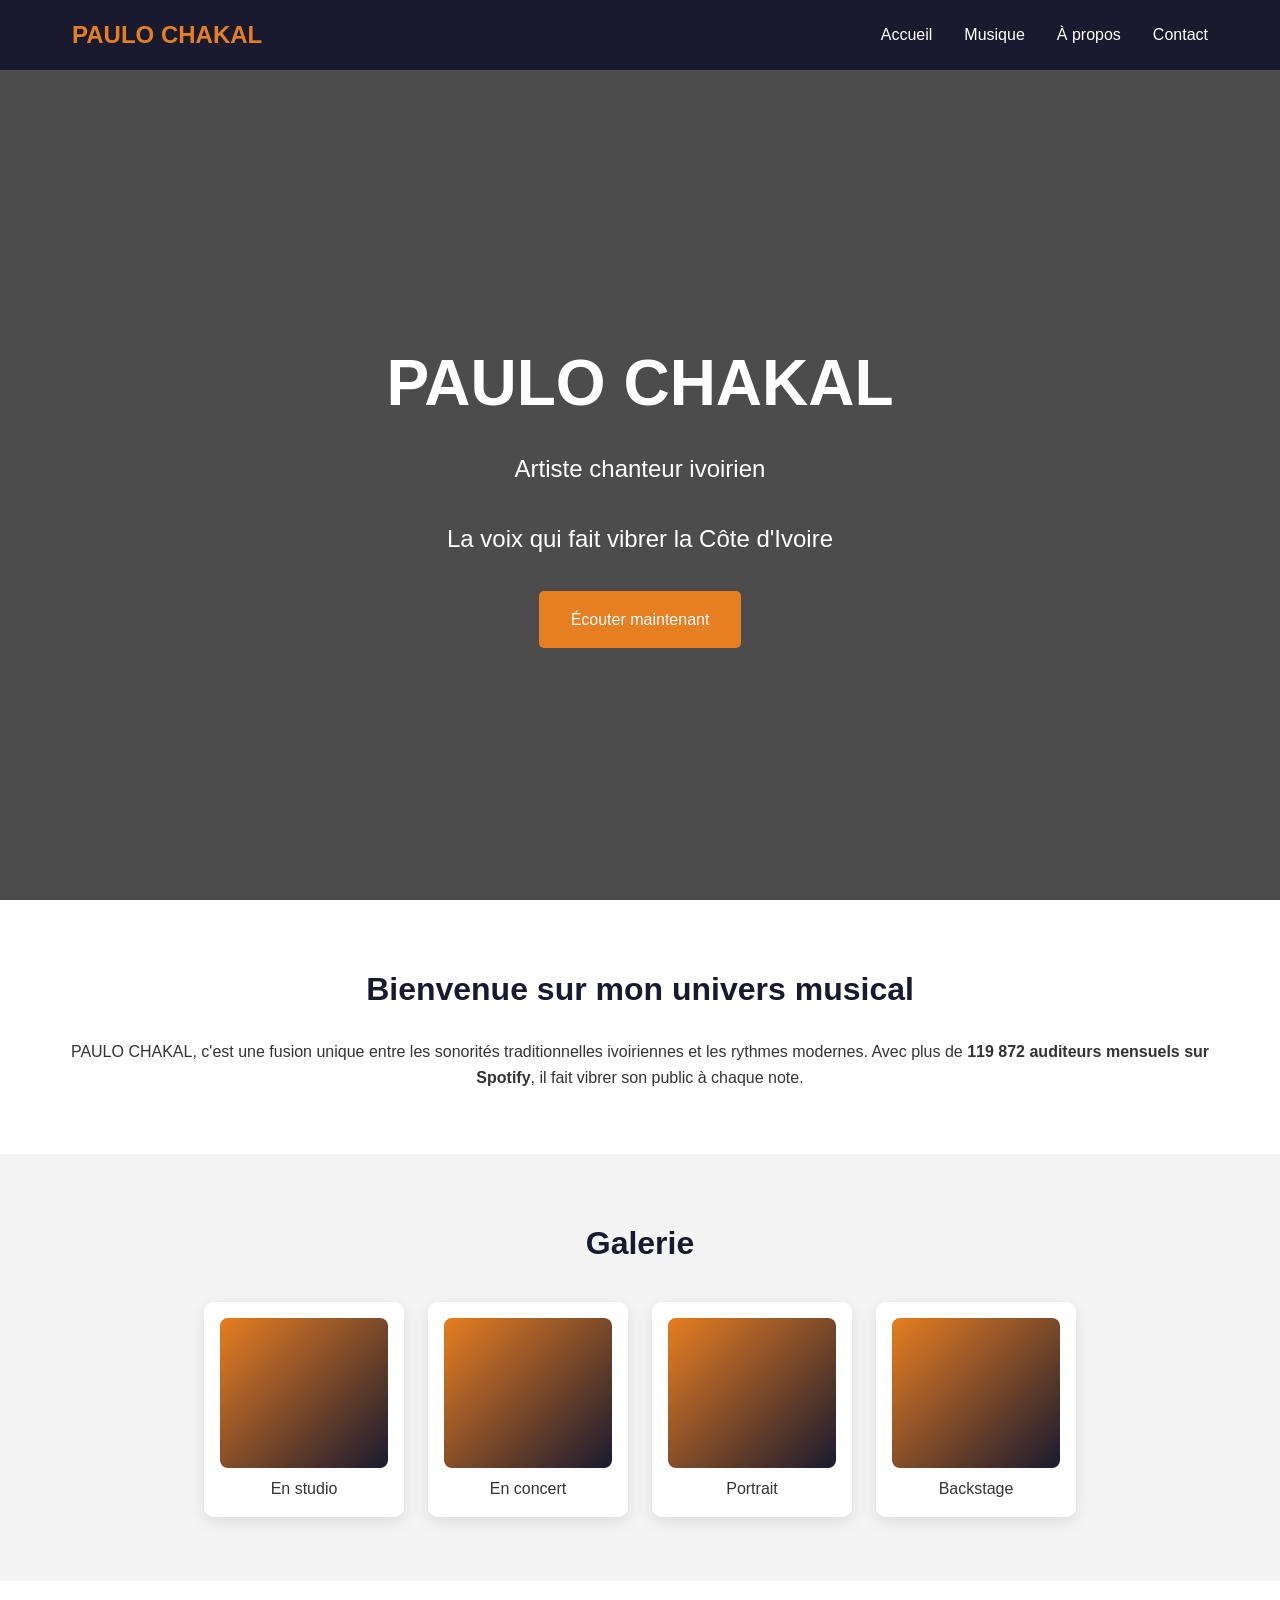
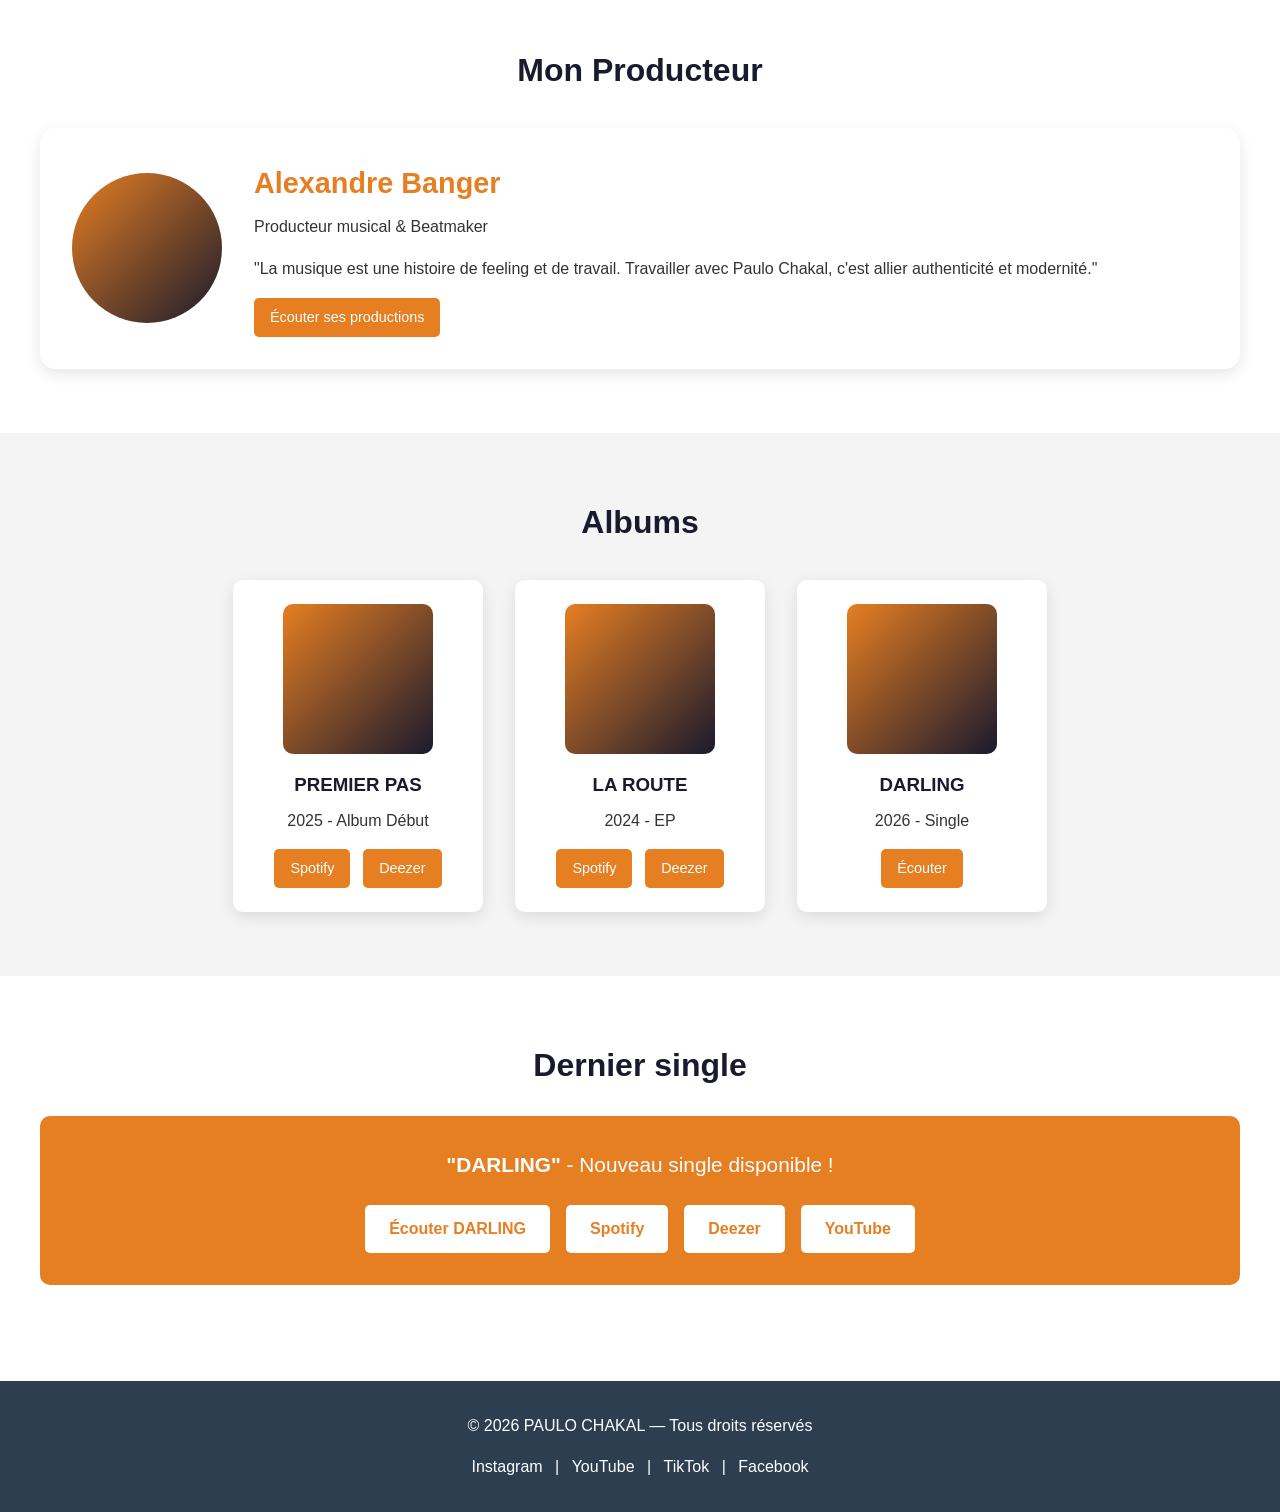
<file: index.html>
<!DOCTYPE html>
<html lang="fr">
<head>
    <meta charset="UTF-8">
    <meta name="viewport" content="width=device-width, initial-scale=1.0">
    <title>PAULO CHAKAL — Site Officiel</title>
    <link rel="stylesheet" href="css/style.css">
</head>
<body>
    <header>
        <nav>
            <div class="logo">PAULO CHAKAL</div>
            <ul class="nav-links">
                <li><a href="index.html">Accueil</a></li>
                <li><a href="musique.html">Musique</a></li>
                <li><a href="apropos.html">À propos</a></li>
                <li><a href="contact.html">Contact</a></li>
            </ul>
        </nav>
    </header>

    <main>
        <section class="hero">
            <h1>PAULO CHAKAL</h1>
            <p>Artiste chanteur ivoirien</p>
            <p class="slogan">La voix qui fait vibrer la Côte d'Ivoire</p>
            <a href="musique.html" class="btn">Écouter maintenant</a>
        </section>

        <section class="section">
            <div class="container">
                <h2>Bienvenue sur mon univers musical</h2>
                <p>PAULO CHAKAL, c'est une fusion unique entre les sonorités traditionnelles ivoiriennes et les rythmes modernes. Avec plus de <strong>119 872 auditeurs mensuels sur Spotify</strong>, il fait vibrer son public à chaque note.</p>
            </div>
        </section>

        <section class="section bg-light">
            <div class="container">
                <h2>Galerie</h2>
                <div class="gallery-grid">
                    <div class="gallery-card">
                        <div class="gallery-image"></div>
                        <p>En studio</p>
                    </div>
                    <div class="gallery-card">
                        <div class="gallery-image"></div>
                        <p>En concert</p>
                    </div>
                    <div class="gallery-card">
                        <div class="gallery-image"></div>
                        <p>Portrait</p>
                    </div>
                    <div class="gallery-card">
                        <div class="gallery-image"></div>
                        <p>Backstage</p>
                    </div>
                </div>
            </div>
        </section>

        <section class="section">
            <div class="container">
                <h2>Mon Producteur</h2>
                <div class="producer-card">
                    <div class="producer-image"></div>
                    <div class="producer-info">
                        <h3>Alexandre Banger</h3>
                        <p>Producteur musical & Beatmaker</p>
                        <p>"La musique est une histoire de feeling et de travail. Travailler avec Paulo Chakal, c'est allier authenticité et modernité."</p>
                        <div class="producer-links">
                            <a href="#" class="btn-small">Écouter ses productions</a>
                        </div>
                    </div>
                </div>
            </div>
        </section>

        <section class="section bg-light">
            <div class="container">
                <h2>Albums</h2>
                <div class="albums-grid">
                    <div class="album-card">
                        <div class="album-cover"></div>
                        <h3>PREMIER PAS</h3>
                        <p>2025 - Album Début</p>
                        <div class="album-links">
                            <a href="https://open.spotify.com/artist/0RmMqOdyj5lvgDY2GU2R8q" target="_blank" class="btn-small">Spotify</a>
                            <a href="https://www.deezer.com/fr/artist/106825712" target="_blank" class="btn-small">Deezer</a>
                        </div>
                    </div>
                    <div class="album-card">
                        <div class="album-cover"></div>
                        <h3>LA ROUTE</h3>
                        <p>2024 - EP</p>
                        <div class="album-links">
                            <a href="https://open.spotify.com/artist/0RmMqOdyj5lvgDY2GU2R8q" target="_blank" class="btn-small">Spotify</a>
                            <a href="https://www.deezer.com/fr/artist/106825712" target="_blank" class="btn-small">Deezer</a>
                        </div>
                    </div>
                    <div class="album-card">
                        <div class="album-cover"></div>
                        <h3>DARLING</h3>
                        <p>2026 - Single</p>
                        <div class="album-links">
                            <a href="https://paulochakalca.lnk.to/darling" target="_blank" class="btn-small">Écouter</a>
                        </div>
                    </div>
                </div>
            </div>
        </section>

        <section class="section">
            <div class="container">
                <h2>Dernier single</h2>
                <div class="music-preview">
                    <p><strong>"DARLING"</strong> - Nouveau single disponible !</p>
                    <div class="platforms">
                        <a href="https://paulochakalca.lnk.to/darling" target="_blank" class="platform-btn">Écouter DARLING</a>
                        <a href="https://open.spotify.com/artist/0RmMqOdyj5lvgDY2GU2R8q" target="_blank" class="platform-btn">Spotify</a>
                        <a href="https://www.deezer.com/fr/artist/106825712" target="_blank" class="platform-btn">Deezer</a>
                        <a href="https://www.youtube.com/channel/UCrx4oCohN1D_DmCh16OACcA" target="_blank" class="platform-btn">YouTube</a>
                    </div>
                </div>
            </div>
        </section>
    </main>

    <footer>
        <p>&copy; 2026 PAULO CHAKAL — Tous droits réservés</p>
        <div class="social-links">
            <a href="#">Instagram</a> | 
            <a href="#">YouTube</a> | 
            <a href="#">TikTok</a> | 
            <a href="#">Facebook</a>
        </div>
    </footer>
</body>
</html>
</file>
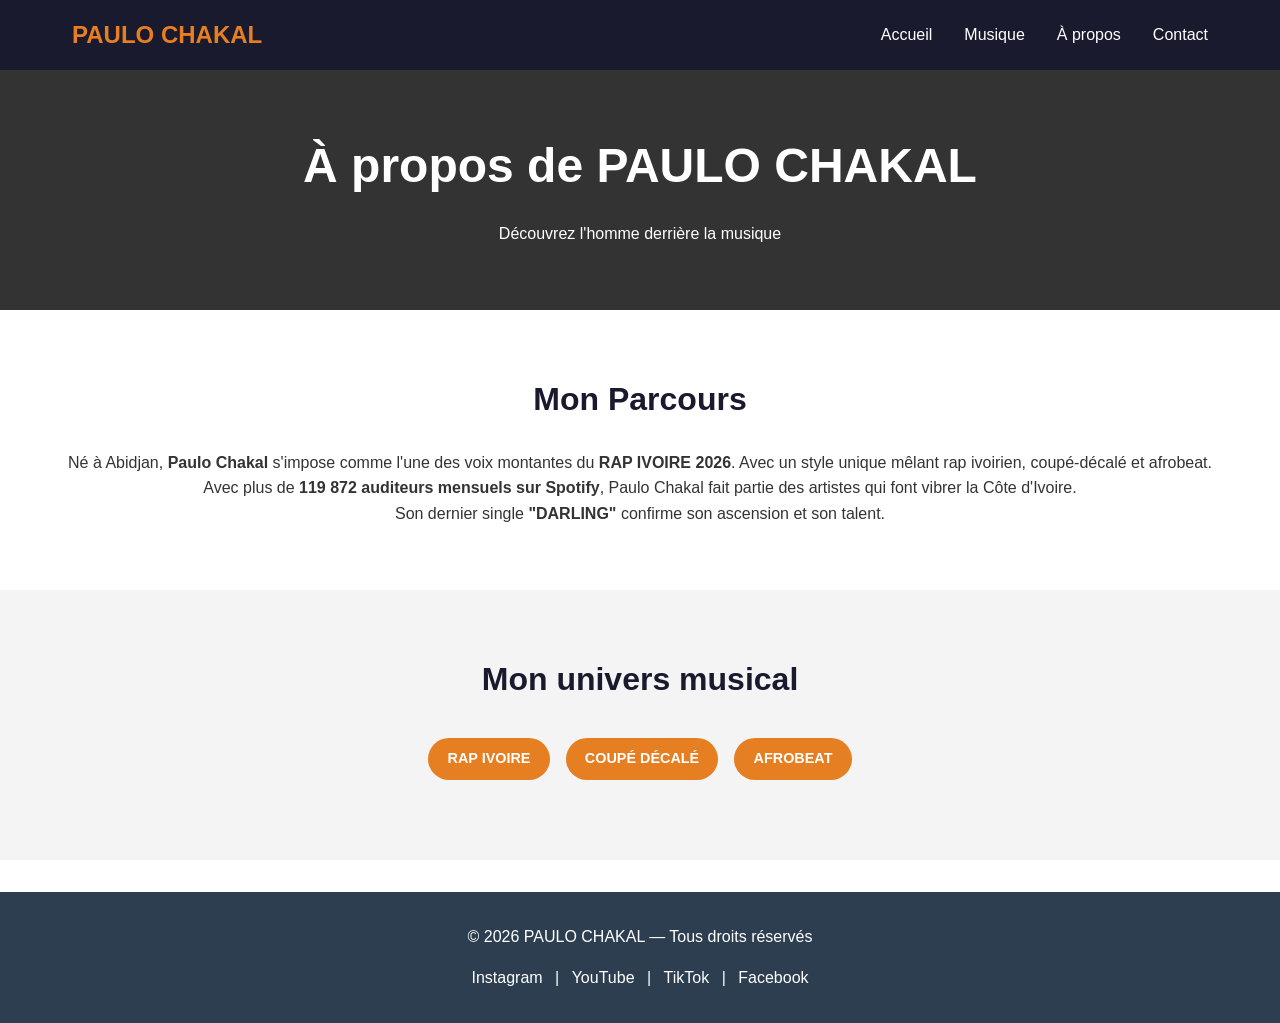
<file: apropos.html>
<!DOCTYPE html>
<html lang="fr">
<head>
    <meta charset="UTF-8">
    <meta name="viewport" content="width=device-width, initial-scale=1.0">
    <title>PAULO CHAKAL — À propos</title>
    <link rel="stylesheet" href="css/style.css">
</head>
<body>
    <header>
        <nav>
            <div class="logo">PAULO CHAKAL</div>
            <ul class="nav-links">
                <li><a href="index.html">Accueil</a></li>
                <li><a href="musique.html">Musique</a></li>
                <li><a href="apropos.html">À propos</a></li>
                <li><a href="contact.html">Contact</a></li>
            </ul>
        </nav>
    </header>

    <main>
        <section class="page-header">
            <h1>À propos de PAULO CHAKAL</h1>
            <p>Découvrez l'homme derrière la musique</p>
        </section>

        <section class="section">
            <div class="container">
                <h2>Mon Parcours</h2>
                <p>Né à Abidjan, <strong>Paulo Chakal</strong> s'impose comme l'une des voix montantes du <strong>RAP IVOIRE 2026</strong>. Avec un style unique mêlant rap ivoirien, coupé-décalé et afrobeat.</p>
                <p>Avec plus de <strong>119 872 auditeurs mensuels sur Spotify</strong>, Paulo Chakal fait partie des artistes qui font vibrer la Côte d'Ivoire.</p>
                <p>Son dernier single <strong>"DARLING"</strong> confirme son ascension et son talent.</p>
            </div>
        </section>

        <section class="section bg-light">
            <div class="container">
                <h2>Mon univers musical</h2>
                <div class="genres">
                    <span class="genre-item">RAP IVOIRE</span>
                    <span class="genre-item">COUPÉ DÉCALÉ</span>
                    <span class="genre-item">AFROBEAT</span>
                </div>
            </div>
        </section>
    </main>

    <footer>
        <p>&copy; 2026 PAULO CHAKAL — Tous droits réservés</p>
        <div class="social-links">
            <a href="#">Instagram</a> | <a href="#">YouTube</a> | <a href="#">TikTok</a> | <a href="#">Facebook</a>
        </div>
    </footer>
</body>
</html>
</file>
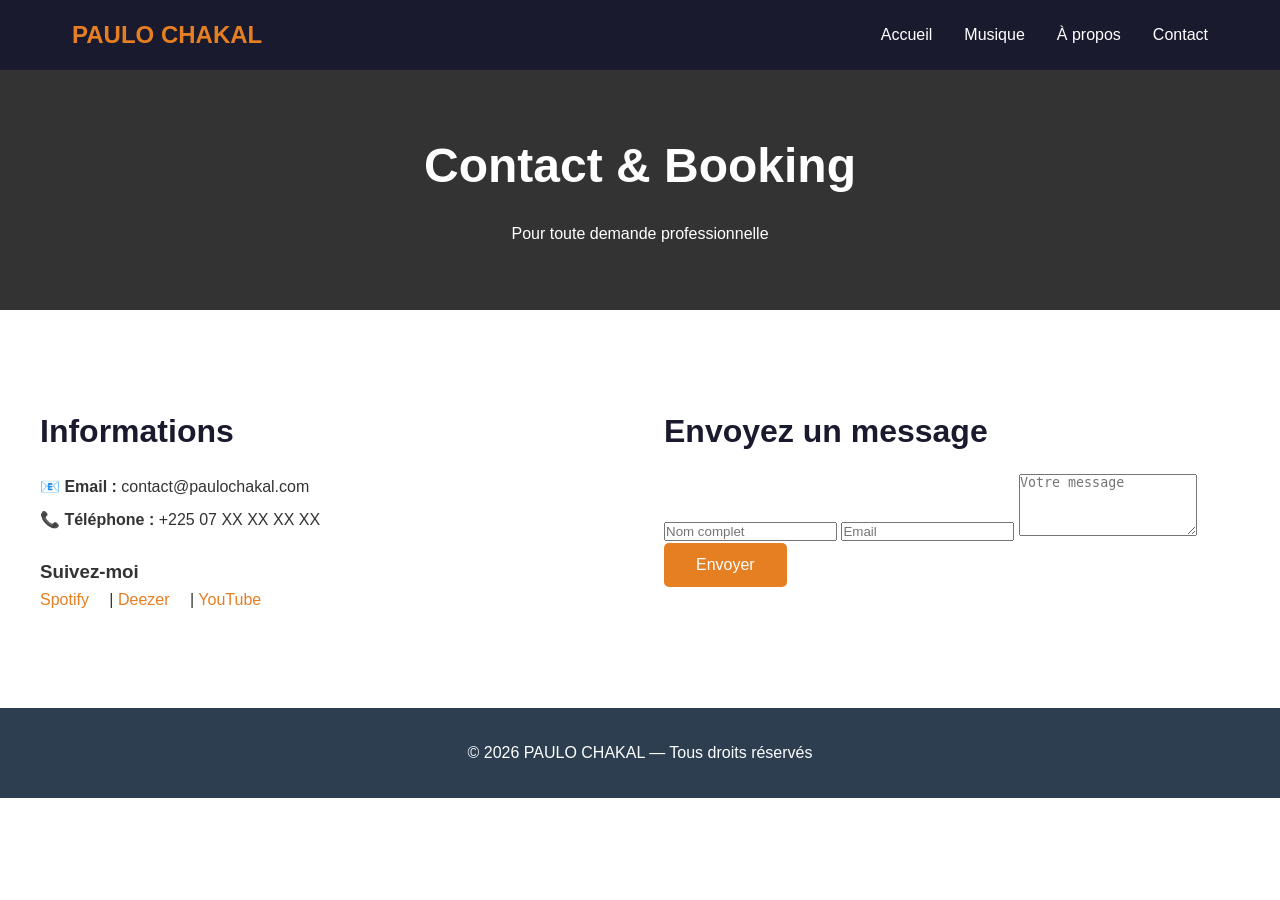
<file: contact.html>
<!DOCTYPE html>
<html lang="fr">
<head>
    <meta charset="UTF-8">
    <meta name="viewport" content="width=device-width, initial-scale=1.0">
    <title>PAULO CHAKAL — Contact</title>
    <link rel="stylesheet" href="css/style.css">
</head>
<body>
    <header>
        <nav>
            <div class="logo">PAULO CHAKAL</div>
            <ul class="nav-links">
                <li><a href="index.html">Accueil</a></li>
                <li><a href="musique.html">Musique</a></li>
                <li><a href="apropos.html">À propos</a></li>
                <li><a href="contact.html">Contact</a></li>
            </ul>
        </nav>
    </header>

    <main>
        <section class="page-header">
            <h1>Contact & Booking</h1>
            <p>Pour toute demande professionnelle</p>
        </section>

        <section class="section">
            <div class="container">
                <div class="contact-wrapper">
                    <div class="contact-info">
                        <h2>Informations</h2>
                        <p><strong>📧 Email :</strong> contact@paulochakal.com</p>
                        <p><strong>📞 Téléphone :</strong> +225 07 XX XX XX XX</p>
                        <div class="social-contact">
                            <h3>Suivez-moi</h3>
                            <a href="https://open.spotify.com/artist/0RmMqOdyj5lvgDY2GU2R8q" target="_blank">Spotify</a> |
                            <a href="https://www.deezer.com/fr/artist/106825712" target="_blank">Deezer</a> |
                            <a href="https://www.youtube.com/channel/UCrx4oCohN1D_DmCh16OACcA" target="_blank">YouTube</a>
                        </div>
                    </div>
                    <div class="contact-form">
                        <h2>Envoyez un message</h2>
                        <form action="#">
                            <input type="text" placeholder="Nom complet" required>
                            <input type="email" placeholder="Email" required>
                            <textarea rows="4" placeholder="Votre message"></textarea>
                            <button type="submit" class="btn-submit">Envoyer</button>
                        </form>
                    </div>
                </div>
            </div>
        </section>
    </main>

    <footer>
        <p>&copy; 2026 PAULO CHAKAL — Tous droits réservés</p>
    </footer>
</body>
</html>
</file>
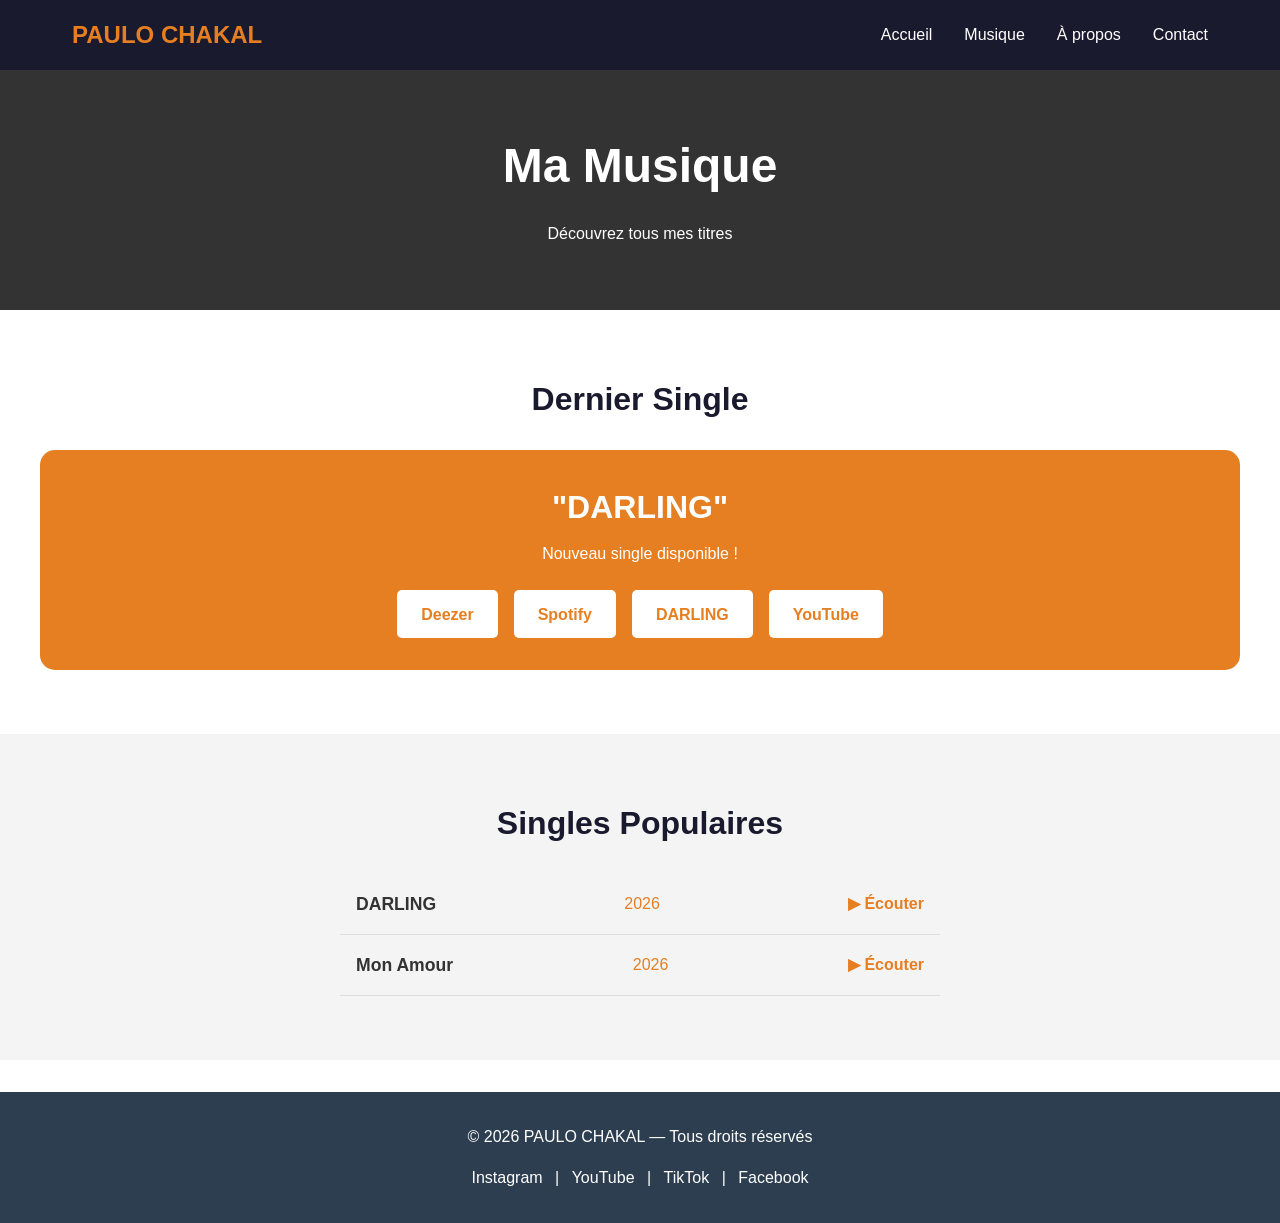
<file: musique.html>
<!DOCTYPE html>
<html lang="fr">
<head>
    <meta charset="UTF-8">
    <meta name="viewport" content="width=device-width, initial-scale=1.0">
    <title>PAULO CHAKAL — Musique</title>
    <link rel="stylesheet" href="css/style.css">
</head>
<body>
    <header>
        <nav>
            <div class="logo">PAULO CHAKAL</div>
            <ul class="nav-links">
                <li><a href="index.html">Accueil</a></li>
                <li><a href="musique.html">Musique</a></li>
                <li><a href="apropos.html">À propos</a></li>
                <li><a href="contact.html">Contact</a></li>
            </ul>
        </nav>
    </header>

    <main>
        <section class="page-header">
            <h1>Ma Musique</h1>
            <p>Découvrez tous mes titres</p>
        </section>

        <section class="section">
            <div class="container">
                <h2>Dernier Single</h2>
                <div class="single-card">
                    <h3>"DARLING"</h3>
                    <p>Nouveau single disponible !</p>
                    <div class="listen-buttons">
                        <a href="https://www.deezer.com/fr/artist/106825712" target="_blank" class="btn-listen">Deezer</a>
                        <a href="https://open.spotify.com/artist/0RmMqOdyj5lvgDY2GU2R8q" target="_blank" class="btn-listen">Spotify</a>
                        <a href="https://paulochakalca.lnk.to/darling" target="_blank" class="btn-listen">DARLING</a>
                        <a href="https://www.youtube.com/channel/UCrx4oCohN1D_DmCh16OACcA" target="_blank" class="btn-listen">YouTube</a>
                    </div>
                </div>
            </div>
        </section>

        <section class="section bg-light">
            <div class="container">
                <h2>Singles Populaires</h2>
                <div class="singles-list">
                    <div class="single-item">
                        <span class="song-title">DARLING</span>
                        <span class="song-year">2026</span>
                        <a href="https://paulochakalca.lnk.to/darling" target="_blank" class="play-link">▶ Écouter</a>
                    </div>
                    <div class="single-item">
                        <span class="song-title">Mon Amour</span>
                        <span class="song-year">2026</span>
                        <a href="https://open.spotify.com/artist/0RmMqOdyj5lvgDY2GU2R8q" target="_blank" class="play-link">▶ Écouter</a>
                    </div>
                </div>
            </div>
        </section>
    </main>

    <footer>
        <p>&copy; 2026 PAULO CHAKAL — Tous droits réservés</p>
        <div class="social-links">
            <a href="#">Instagram</a> | <a href="#">YouTube</a> | <a href="#">TikTok</a> | <a href="#">Facebook</a>
        </div>
    </footer>
</body>
</html>
</file>
<file: css/style.css>
/* Reset CSS */
* {
    margin: 0;
    padding: 0;
    box-sizing: border-box;
}

/* Variables */
:root {
    --primary-color: #e67e22;
    --secondary-color: #2c3e50;
    --dark-bg: #1a1a2e;
    --text-light: #ffffff;
    --text-dark: #333333;
}

body {
    font-family: 'Arial', sans-serif;
    line-height: 1.6;
    color: var(--text-dark);
}

/* Navigation */
header {
    background: var(--dark-bg);
    padding: 1rem 0;
    position: fixed;
    width: 100%;
    top: 0;
    z-index: 1000;
}

nav {
    display: flex;
    justify-content: space-between;
    align-items: center;
    max-width: 1200px;
    margin: 0 auto;
    padding: 0 2rem;
}

.logo {
    color: var(--primary-color);
    font-size: 1.5rem;
    font-weight: bold;
}

.nav-links {
    display: flex;
    list-style: none;
    gap: 2rem;
}

.nav-links a {
    color: var(--text-light);
    text-decoration: none;
    transition: color 0.3s;
}

.nav-links a:hover {
    color: var(--primary-color);
}

/* Hero section */
.hero {
    height: 100vh;
    background: linear-gradient(rgba(0,0,0,0.7), rgba(0,0,0,0.7));
    background-size: cover;
    background-position: center;
    display: flex;
    flex-direction: column;
    justify-content: center;
    align-items: center;
    text-align: center;
    color: var(--text-light);
    padding-top: 80px;
}

.hero h1 {
    font-size: 4rem;
    margin-bottom: 1rem;
}

.hero p {
    font-size: 1.5rem;
    margin-bottom: 2rem;
}

.btn {
    display: inline-block;
    background: var(--primary-color);
    color: var(--text-light);
    padding: 1rem 2rem;
    text-decoration: none;
    border-radius: 5px;
    transition: background 0.3s;
}

.btn:hover {
    background: #d35400;
}

/* Sections générales */
.section {
    padding: 4rem 2rem;
}

.container {
    max-width: 1200px;
    margin: 0 auto;
    text-align: center;
}

.section h2 {
    font-size: 2rem;
    margin-bottom: 1.5rem;
    color: var(--dark-bg);
}

.bg-light {
    background-color: #f4f4f4;
}

/* Aperçu musical */
.music-preview {
    background: var(--primary-color);
    color: white;
    padding: 2rem;
    border-radius: 10px;
    margin-top: 1rem;
}

.music-preview p {
    font-size: 1.3rem;
    margin-bottom: 1.5rem;
}

.platforms {
    display: flex;
    justify-content: center;
    gap: 1rem;
    flex-wrap: wrap;
}

.platform-btn {
    display: inline-block;
    background: white;
    color: var(--primary-color);
    padding: 0.7rem 1.5rem;
    text-decoration: none;
    border-radius: 5px;
    transition: all 0.3s;
    font-weight: bold;
}

.platform-btn:hover {
    background: var(--dark-bg);
    color: white;
}

/* Page header */
.page-header {
    background: linear-gradient(rgba(0,0,0,0.8), rgba(0,0,0,0.8));
    text-align: center;
    padding: 8rem 2rem 4rem;
    color: white;
}

.page-header h1 {
    font-size: 3rem;
    margin-bottom: 1rem;
}

/* Single card */
.single-card {
    background: var(--primary-color);
    border-radius: 15px;
    padding: 2rem;
    color: white;
    text-align: center;
}

.single-card h3 {
    font-size: 2rem;
    margin-bottom: 0.5rem;
}

.listen-buttons {
    display: flex;
    justify-content: center;
    gap: 1rem;
    flex-wrap: wrap;
    margin-top: 1.5rem;
}

.btn-listen {
    display: inline-block;
    background: white;
    color: var(--primary-color);
    padding: 0.7rem 1.5rem;
    text-decoration: none;
    border-radius: 5px;
    font-weight: bold;
    transition: all 0.3s;
}

.btn-listen:hover {
    background: var(--dark-bg);
    color: white;
}

/* Singles list */
.singles-list {
    max-width: 600px;
    margin: 0 auto;
}

.single-item {
    display: flex;
    justify-content: space-between;
    align-items: center;
    padding: 1rem;
    border-bottom: 1px solid #ddd;
}

.song-title {
    font-weight: bold;
    font-size: 1.1rem;
}

.song-year {
    color: var(--primary-color);
}

.play-link {
    color: var(--primary-color);
    text-decoration: none;
    font-weight: bold;
}

.play-link:hover {
    color: var(--dark-bg);
}

/* Genres musicaux */
.genres {
    display: flex;
    justify-content: center;
    gap: 1rem;
    flex-wrap: wrap;
    margin: 2rem 0 1rem;
}

.genre-item {
    background: var(--primary-color);
    color: white;
    padding: 0.6rem 1.2rem;
    border-radius: 30px;
    font-weight: bold;
    font-size: 0.9rem;
}

/* Page Contact */
.contact-wrapper {
    display: flex;
    flex-wrap: wrap;
    gap: 3rem;
    margin-top: 2rem;
    text-align: left;
}

.contact-info, .contact-form {
    flex: 1;
    min-width: 250px;
}

.contact-info h2, .contact-form h2 {
    text-align: left;
    margin-bottom: 1rem;
}

.contact-info p {
    margin-bottom: 0.5rem;
}

.social-contact {
    margin-top: 1.5rem;
}

.social-contact a {
    color: var(--primary-color);
    text-decoration: none;
    margin-right: 1rem;
}

/* Formulaire */
.form-group {
    margin-bottom: 1rem;
}

.form-group input,
.form-group select,
.form-group textarea {
    width: 100%;
    padding: 0.8rem;
    border: 1px solid #ddd;
    border-radius: 5px;
}

.btn-submit {
    background: var(--primary-color);
    color: white;
    padding: 0.8rem 2rem;
    border: none;
    border-radius: 5px;
    cursor: pointer;
    font-size: 1rem;
}

.btn-submit:hover {
    background: var(--dark-bg);
}

/* Footer */
footer {
    background: var(--secondary-color);
    color: var(--text-light);
    text-align: center;
    padding: 2rem;
    margin-top: 2rem;
}

.social-links {
    margin-top: 1rem;
}

.social-links a {
    color: white;
    text-decoration: none;
    margin: 0 0.5rem;
}

.social-links a:hover {
    color: var(--primary-color);
}
/* Galerie photos */
.gallery-grid {
    display: flex;
    justify-content: center;
    gap: 1.5rem;
    flex-wrap: wrap;
    margin-top: 2rem;
}

.gallery-card {
    background: white;
    border-radius: 10px;
    padding: 1rem;
    text-align: center;
    width: 200px;
    box-shadow: 0 5px 15px rgba(0,0,0,0.1);
    transition: transform 0.3s;
}

.gallery-card:hover {
    transform: translateY(-5px);
}

.gallery-image {
    width: 100%;
    height: 150px;
    background: linear-gradient(135deg, var(--primary-color), var(--dark-bg));
    border-radius: 8px;
    margin-bottom: 0.5rem;
}

/* Producteur */
.producer-card {
    display: flex;
    flex-wrap: wrap;
    gap: 2rem;
    background: white;
    border-radius: 15px;
    padding: 2rem;
    box-shadow: 0 5px 15px rgba(0,0,0,0.1);
    margin-top: 2rem;
    align-items: center;
}

.producer-image {
    width: 150px;
    height: 150px;
    background: linear-gradient(135deg, var(--primary-color), var(--dark-bg));
    border-radius: 50%;
    flex-shrink: 0;
}

.producer-info {
    flex: 1;
    text-align: left;
}

.producer-info h3 {
    color: var(--primary-color);
    font-size: 1.8rem;
    margin-bottom: 0.5rem;
}

.producer-info p {
    margin-bottom: 1rem;
    line-height: 1.6;
}

.producer-links {
    margin-top: 1rem;
}

/* Albums */
.albums-grid {
    display: flex;
    justify-content: center;
    gap: 2rem;
    flex-wrap: wrap;
    margin-top: 2rem;
}

.album-card {
    background: white;
    border-radius: 10px;
    padding: 1.5rem;
    text-align: center;
    width: 250px;
    box-shadow: 0 5px 15px rgba(0,0,0,0.1);
    transition: transform 0.3s;
}

.album-card:hover {
    transform: translateY(-5px);
}

.album-cover {
    width: 150px;
    height: 150px;
    background: linear-gradient(135deg, var(--primary-color), var(--dark-bg));
    margin: 0 auto 1rem;
    border-radius: 10px;
}

.album-card h3 {
    margin-bottom: 0.5rem;
    color: var(--dark-bg);
}

.album-links {
    display: flex;
    justify-content: center;
    gap: 0.8rem;
    margin-top: 1rem;
}

.btn-small {
    display: inline-block;
    background: var(--primary-color);
    color: white;
    padding: 0.5rem 1rem;
    text-decoration: none;
    border-radius: 5px;
    font-size: 0.9rem;
    transition: background 0.3s;
}

.btn-small:hover {
    background: var(--dark-bg);
}
</file>
